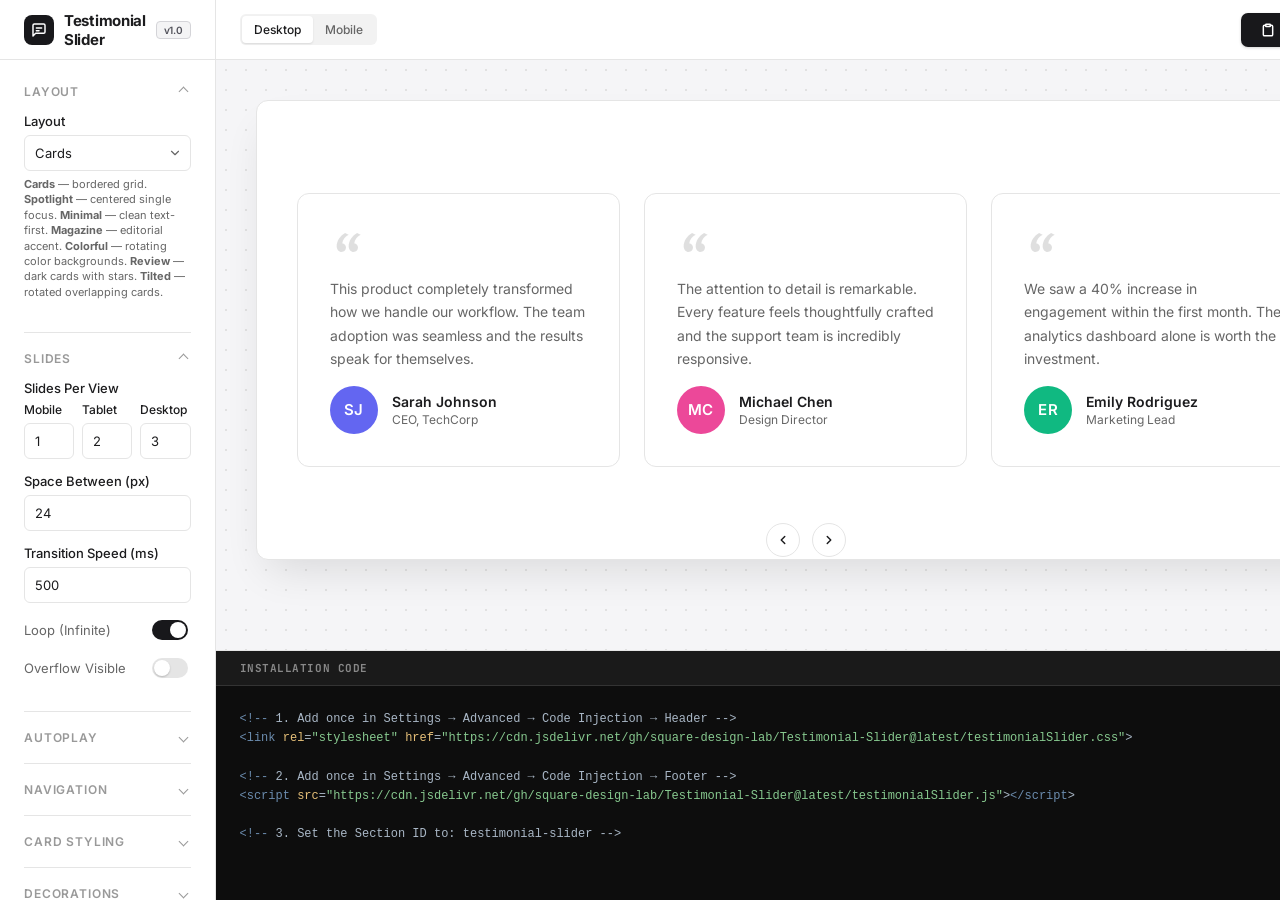
<file: config-generator.html>
<!DOCTYPE html>
<html lang="en">
<head>
    <meta charset="UTF-8" />
    <meta name="viewport" content="width=device-width, initial-scale=1.0" />
    <title>Testimonial Slider — Config Generator v1.0</title>

    <link rel="preconnect" href="https://fonts.googleapis.com">
    <link rel="preconnect" href="https://fonts.gstatic.com" crossorigin>
    <link href="https://fonts.googleapis.com/css2?family=Inter:wght@400;500;600;700&family=JetBrains+Mono:wght@400;500&display=swap" rel="stylesheet">

    <!-- Real plugin stylesheet so the live preview matches production exactly -->
    <link rel="stylesheet" href="testimonialSlider.css">

    <style>
        :root {
            --bg-body: #F5F5F7;
            --bg-sidebar: #FFFFFF;
            --text-main: #1C1C1E;
            --text-secondary: #666666;
            --text-tertiary: #999999;
            --border-light: #E5E5E5;
            --border-hover: #D4D4D4;
            --border-active: #18181B;
            --accent: #18181B;
            --accent-hover: #09090B;
            --accent-contrast: #FFFFFF;
            --shadow-sm: 0 1px 2px rgba(0,0,0,0.04);
            --shadow-md: 0 4px 6px -1px rgba(0,0,0,0.05), 0 2px 4px -1px rgba(0,0,0,0.03);
            --shadow-lg: 0 20px 40px -12px rgba(0,0,0,0.12);
            --radius-sm: 6px;
            --radius-md: 8px;
            --radius-lg: 12px;
            --sidebar-width: 380px;
            --header-height: 60px;
        }

        * { box-sizing: border-box; outline: none; }

        body {
            font-family: 'Inter', sans-serif;
            background: var(--bg-body);
            color: var(--text-main);
            margin: 0; padding: 0;
            height: 100vh;
            display: flex;
            overflow: hidden;
            font-size: 13px;
            -webkit-font-smoothing: antialiased;
        }

        /* --- SIDEBAR --- */
        .sidebar {
            width: var(--sidebar-width);
            background: var(--bg-sidebar);
            border-right: 1px solid var(--border-light);
            display: flex;
            flex-direction: column;
            z-index: 20;
        }
        .sidebar-header {
            height: var(--header-height);
            padding: 0 24px;
            border-bottom: 1px solid var(--border-light);
            display: flex; align-items: center; justify-content: space-between;
            background: rgba(255,255,255,0.8);
            backdrop-filter: blur(10px);
        }
        .sidebar-header h2 {
            font-size: 15px; font-weight: 700; margin: 0;
            display: flex; align-items: center; gap: 10px;
            letter-spacing: -0.02em;
        }
        .brand-icon {
            width: 30px; height: 30px;
            background: var(--accent); color: #fff;
            border-radius: 8px;
            display: inline-flex; align-items: center; justify-content: center;
            flex-shrink: 0;
        }
        .sidebar-header .badge {
            font-size: 10px; background: #F4F4F5;
            padding: 2px 7px; border-radius: 4px;
            color: #52525B; font-weight: 600;
            border: 1px solid #D4D4D8;
        }
        .sidebar-content { flex: 1; overflow-y: auto; padding: 24px; }
        .sidebar-content::-webkit-scrollbar { width: 6px; }
        .sidebar-content::-webkit-scrollbar-thumb { background: #E5E5E5; border-radius: 3px; }
        .sidebar-content::-webkit-scrollbar-thumb:hover { background: #D4D4D4; }

        .group { margin-bottom: 18px; border-bottom: 1px solid var(--border-light); padding-bottom: 18px; }
        .group:last-child { border-bottom: none; }
        .group-header {
            font-size: 12px; font-weight: 600;
            text-transform: uppercase; letter-spacing: 0.07em;
            color: var(--text-tertiary);
            cursor: pointer;
            display: flex; align-items: center; justify-content: space-between;
            transition: color 0.2s;
        }
        .group-header:hover { color: var(--text-main); }
        .group-header::after {
            content: ''; width: 6px; height: 6px;
            border-right: 1.5px solid currentColor;
            border-bottom: 1.5px solid currentColor;
            transform: rotate(45deg);
            transition: transform 0.2s; margin-right: 4px;
        }
        .group.open .group-header::after { transform: rotate(-135deg); }
        .group-body { display: none; padding-top: 14px; }
        .group.open .group-body { display: block; animation: slideIn 0.2s ease-out; }
        @keyframes slideIn { from { opacity: 0; transform: translateY(-5px); } to { opacity: 1; transform: translateY(0); } }

        .control-row { margin-bottom: 14px; }
        label {
            display: block; font-size: 13px; font-weight: 500;
            margin-bottom: 6px; color: var(--text-main);
        }
        .helper-text { font-size: 11px; color: var(--text-secondary); margin-top: 6px; line-height: 1.4; }

        input[type="text"], input[type="number"], select {
            width: 100%; height: 36px; padding: 0 10px;
            font-family: inherit; font-size: 13px;
            border: 1px solid var(--border-light);
            border-radius: var(--radius-sm);
            background: #fff; color: var(--text-main);
            transition: all 0.15s; appearance: none;
        }
        input:hover, select:hover { border-color: var(--border-hover); }
        input:focus, select:focus { border-color: var(--border-active); box-shadow: 0 0 0 3px rgba(0,0,0,0.08); }
        select {
            background-image: url("data:image/svg+xml;charset=UTF-8,%3csvg xmlns='http://www.w3.org/2000/svg' viewBox='0 0 24 24' fill='none' stroke='%23666' stroke-width='2' stroke-linecap='round' stroke-linejoin='round'%3e%3cpolyline points='6 9 12 15 18 9'%3e%3c/polyline%3e%3c/svg%3e");
            background-repeat: no-repeat; background-position: right 8px center;
            background-size: 14px; padding-right: 30px;
        }
        select option:disabled { color: #ccc; }
        .grid2 { display: grid; grid-template-columns: 1fr 1fr; gap: 10px; }
        .grid3 { display: grid; grid-template-columns: 1fr 1fr 1fr; gap: 8px; }
        .grid2 label, .grid3 label { font-size: 12px; }

        .toggle-row {
            display: flex; align-items: center; justify-content: space-between;
            margin-bottom: 12px; min-height: 24px;
        }
        .toggle-row label { margin: 0; font-weight: 400; color: var(--text-secondary); }

        input[type="checkbox"] {
            appearance: none; width: 36px; height: 20px;
            background: #E5E5E5; border-radius: 20px;
            position: relative; cursor: pointer; transition: 0.2s; border: none; flex-shrink: 0;
        }
        input[type="checkbox"]::after {
            content: ''; position: absolute; top: 2px; left: 2px;
            width: 16px; height: 16px; background: #fff; border-radius: 50%;
            box-shadow: 0 1px 2px rgba(0,0,0,0.2);
            transition: 0.2s cubic-bezier(0.4, 0.0, 0.2, 1);
        }
        input[type="checkbox"]:checked { background: var(--accent); }
        input[type="checkbox"]:checked::after { transform: translateX(16px); }

        .color-row {
            display: flex; flex-direction: column; gap: 10px;
            background: #FAFAFA; padding: 12px;
            border-radius: var(--radius-md); border: 1px solid var(--border-light);
        }
        .color-chip { display: flex; align-items: center; justify-content: space-between; }
        .color-chip .color-label { font-size: 12px; font-weight: 500; }
        input[type="color"] {
            width: 28px; height: 28px; padding: 0;
            border: 1.5px solid #B8B8B8; border-radius: 50%;
            overflow: hidden; cursor: pointer; background: none;
        }
        input[type="color"]::-webkit-color-swatch-wrapper { padding: 0; }
        input[type="color"]::-webkit-color-swatch { border: none; border-radius: 50%; }

        /* --- MAIN CONTENT --- */
        .main-content { flex: 1; display: flex; flex-direction: column; background: var(--bg-body); position: relative; }
        .topbar {
            height: var(--header-height); padding: 0 24px;
            border-bottom: 1px solid var(--border-light); background: #fff;
            display: flex; align-items: center; justify-content: space-between;
        }
        .device-toggle { background: #F2F2F2; padding: 2px; border-radius: 6px; display: flex; }
        .device-toggle button {
            border: none; background: transparent; padding: 6px 12px;
            font-size: 12px; font-weight: 500; color: var(--text-secondary);
            cursor: pointer; border-radius: 4px; transition: 0.2s; font-family: inherit;
        }
        .device-toggle button.active { background: #fff; color: var(--text-main); box-shadow: 0 1px 2px rgba(0,0,0,0.1); }

        .copy-btn {
            background: var(--accent); color: var(--accent-contrast);
            border: none; padding: 9px 20px; border-radius: 7px;
            font-weight: 600; font-size: 13px; letter-spacing: -0.01em;
            cursor: pointer; display: flex; align-items: center; gap: 7px;
            transition: transform 0.1s, background 0.2s;
            box-shadow: 0 1px 3px rgba(0,0,0,0.18); font-family: inherit;
        }
        .copy-btn:hover { background: var(--accent-hover); }
        .copy-btn:active { transform: scale(0.97); }
        .copy-btn.copied { background: #0EA5E9; box-shadow: 0 1px 3px rgba(14,165,233,0.3); }

        .preview-container {
            flex: 1; overflow-y: auto; padding: 40px;
            display: flex; justify-content: center; align-items: flex-start;
            background-image: radial-gradient(#E1E1E1 1px, transparent 1px);
            background-size: 20px 20px;
        }
        #previewFrame {
            background: #fff; width: 100%; max-width: 1100px; min-height: 460px;
            box-shadow: var(--shadow-lg); border-radius: var(--radius-lg);
            padding: 40px;
            transition: width 0.3s cubic-bezier(0.25, 0.8, 0.25, 1);
            display: flex; flex-direction: column; justify-content: center;
            border: 1px solid var(--border-light);
        }
        #previewFrame.mobile { width: 390px; padding: 20px; border-radius: 30px; border: 8px solid #333; }

        .code-drawer {
            height: 250px; background: #0D0D0D; color: #E1E1E1;
            display: flex; flex-direction: column;
            border-top: 1px solid var(--border-light);
            font-family: 'JetBrains Mono', monospace;
        }
        .drawer-header {
            padding: 10px 24px; background: #1A1A1A; border-bottom: 1px solid #333;
            display: flex; align-items: center; justify-content: space-between;
        }
        .drawer-header h3 { margin: 0; font-size: 11px; text-transform: uppercase; letter-spacing: 0.05em; color: #888; }
        #codeOutput { flex: 1; padding: 24px; margin: 0; overflow: auto; font-size: 12px; line-height: 1.6; color: #A9B7C6; white-space: pre-wrap; }
        #codeOutput .hl-key  { color: #E5BF78; }
        #codeOutput .hl-str  { color: #87C98F; }
        #codeOutput .hl-bool { color: #79B8FF; }
        #codeOutput .hl-num  { color: #FF9D7C; }
        #codeOutput .hl-tag  { color: #6B8CAE; }
        #codeOutput .hl-attr { color: #E5BF78; }

        .mobile-tabs { display: none; }
        .mobile-copy-btn { display: none; }

        @media (max-width: 1023px) {
            body { flex-direction: column; height: 100vh; overflow: hidden; }
            .main-content { display: none; }
            .sidebar {
                position: fixed; top: 0; left: 0; right: 0;
                bottom: calc(68px + env(safe-area-inset-bottom));
                width: 100%; border-right: none; display: none;
                flex-direction: column; z-index: 50;
            }
            .sidebar-header { flex-shrink: 0; }
            .mobile-tabs {
                display: flex; position: fixed; bottom: 0; left: 0; right: 0;
                background: #fff; border-top: 1px solid #E5E5E5; z-index: 100;
                height: 68px; padding: 8px 12px;
                padding-bottom: calc(8px + env(safe-area-inset-bottom));
                gap: 6px; align-items: stretch;
            }
            .tab-btn {
                flex: 1; border: none; background: transparent; color: var(--text-tertiary);
                font-size: 11px; font-weight: 500; font-family: inherit; cursor: pointer;
                border-radius: 10px; display: flex; flex-direction: column;
                align-items: center; justify-content: center; gap: 4px;
                transition: background 0.18s ease, color 0.18s ease;
                -webkit-tap-highlight-color: transparent;
            }
            .tab-btn svg { opacity: 0.5; transition: opacity 0.18s ease; }
            .tab-btn.active { background: var(--accent); color: #fff; font-weight: 600; }
            .tab-btn.active svg { opacity: 1; }
            .mobile-copy-btn { display: flex; }
            body.tab-edit .sidebar { display: flex; }
            body.tab-preview .sidebar { display: none; }
            body.tab-preview .main-content {
                display: flex; position: fixed; top: 0; left: 0; right: 0;
                bottom: calc(68px + env(safe-area-inset-bottom)); height: auto;
            }
            body.tab-preview .code-drawer { display: none; }
            body.tab-code .sidebar { display: none; }
            body.tab-code .main-content {
                display: flex; position: fixed; top: 0; left: 0; right: 0;
                bottom: calc(68px + env(safe-area-inset-bottom)); height: auto;
            }
            body.tab-code .preview-container { display: none; }
            body.tab-code .code-drawer { flex: 1; height: auto; }
        }

        /* -------------------------------------------------------------
           PREVIEW-ONLY overrides: mock slider with CSS scroll snap
        ------------------------------------------------------------- */
        #previewHost { width: 100%; }
        #previewHost .swiper { overflow: hidden; }
        #previewHost .swiper-wrapper {
            display: flex;
            overflow-x: auto; scroll-snap-type: x mandatory; scroll-behavior: smooth;
            -ms-overflow-style: none; scrollbar-width: none; transition: none;
        }
        #previewHost .swiper-wrapper::-webkit-scrollbar { display: none; }
        #previewHost .swiper-slide { scroll-snap-align: start; flex-shrink: 0; height: auto; }

        /* Preview testimonial card styles */
        .pv-card {
            padding: 32px;
            display: flex; flex-direction: column; gap: 16px;
            height: 100%;
        }
        .pv-card-header { display: flex; align-items: center; gap: 14px; }
        .pv-avatar {
            width: 48px; height: 48px; border-radius: 50%;
            display: flex; align-items: center; justify-content: center;
            font-weight: 600; font-size: 15px; color: #fff; flex-shrink: 0;
            letter-spacing: 0.02em;
        }
        .pv-author-info { display: flex; flex-direction: column; gap: 2px; }
        .pv-name { font-weight: 600; font-size: 14px; color: var(--text-main); }
        .pv-role { font-size: 12px; color: var(--text-secondary); }
        .pv-quote { font-size: 14px; line-height: 1.65; color: var(--text-secondary); flex: 1; }
        .pv-quote-icon { color: var(--text-tertiary); opacity: 0.3; }
        .pv-stars { display: flex; gap: 2px; }
        .pv-star { color: #FBBF24; font-size: 16px; }

        /* Layout: spotlight */
        .layout-spotlight .pv-card { text-align: center; align-items: center; padding: 48px 40px; }
        .layout-spotlight .pv-card-header { flex-direction: column; gap: 10px; }
        .layout-spotlight .pv-author-info { align-items: center; }
        .layout-spotlight .pv-avatar { width: 64px; height: 64px; font-size: 20px; }
        .layout-spotlight .pv-quote { font-size: 18px; max-width: 600px; }

        /* Layout: minimal */
        .layout-minimal .pv-card { padding: 24px 0; border: none !important; background: transparent !important; border-radius: 0 !important; }
        .layout-minimal .pv-card-header { order: 2; }
        .layout-minimal .pv-quote { order: 1; font-size: 16px; font-style: italic; }

        /* Layout: magazine */
        .layout-magazine .pv-card { padding: 40px 32px; }
        .layout-magazine .pv-quote { font-size: 16px; font-weight: 500; color: var(--text-main); line-height: 1.7; border-left: 3px solid var(--text-main); padding-left: 20px; }
        .layout-magazine .pv-card-header { order: 2; }

        /* Layout: colorful */
        .layout-colorful .pv-card { border: none !important; }
        .layout-colorful .pv-quote { font-size: 14px; color: #000; font-weight: 400; }
        .layout-colorful .pv-name { color: #000; font-weight: 700; font-size: 15px; }
        .layout-colorful .pv-role { color: rgba(0,0,0,0.65); }
        .layout-colorful .pv-card-header { order: 2; }
        .layout-colorful .pv-quote-icon { display: none; }

        /* Layout: review */
        .layout-review .pv-card { border: none !important; }
        .layout-review .pv-quote { color: inherit; font-size: 13px; }
        .layout-review .pv-name { color: inherit; opacity: 0.7; text-transform: uppercase; letter-spacing: 0.05em; font-size: 11px; }
        .layout-review .pv-role { color: inherit; opacity: 0.7; font-size: 11px; text-transform: lowercase; }
        .layout-review .pv-card-header { order: 2; flex-direction: column; gap: 0; align-items: flex-start; }
        .layout-review .pv-avatar { display: none; }
        .layout-review .pv-quote-icon { display: none; }
        .layout-review .pv-review-tag { font-size: 11px; opacity: 0.7; text-transform: lowercase; order: -1; }

        /* Layout: tilted */
        .layout-tilted .pv-card { border: none !important; color: #fff; text-align: center; align-items: center; border-radius: 16px !important; padding: 28px 22px; }
        .layout-tilted .pv-quote { color: #fff; font-size: 13px; }
        .layout-tilted .pv-name { color: #fff; }
        .layout-tilted .pv-role { color: rgba(255,255,255,0.7); }
        .layout-tilted .pv-card-header { flex-direction: column; gap: 4px; order: 2; }
        .layout-tilted .pv-avatar { display: none; }
        .layout-tilted .pv-quote-icon svg { fill: #fff !important; opacity: 0.3; }
        .layout-tilted .pv-tilted-divider { width: 40px; height: 2px; background: rgba(255,255,255,0.4); margin: 4px 0; order: 1; }

        .pv-nav-wrapper.pos-center { top: 50%; left: 0; right: 0; transform: translateY(-50%); display: flex; justify-content: space-between; pointer-events: none; width: 100%; }
        .pv-nav-wrapper.pos-center .pv-arrow-btn, .pv-nav-wrapper.pos-center .pv-arrow-text { pointer-events: auto; }

        /* Navigation elements in preview */
        .pv-nav-wrapper {
            display: flex; align-items: center; gap: 12px;
            position: absolute; z-index: 5;
        }
        .pv-nav-wrapper.pos-bottom-center { bottom: -40px; left: 50%; transform: translateX(-50%); }
        .pv-nav-wrapper.pos-bottom-left { bottom: -40px; left: 0; }
        .pv-nav-wrapper.pos-bottom-right { bottom: -40px; right: 0; }
        .pv-nav-wrapper.pos-top-center { top: -40px; left: 50%; transform: translateX(-50%); }
        .pv-nav-wrapper.pos-top-left { top: -40px; left: 0; }
        .pv-nav-wrapper.pos-top-right { top: -40px; right: 0; }

        .pv-arrow-btn {
            width: 34px; height: 34px; border-radius: 50%;
            border: 1px solid var(--border-light); background: #fff;
            cursor: pointer; display: flex; align-items: center; justify-content: center;
            transition: 0.15s; color: var(--text-main);
        }
        .pv-arrow-btn:hover { border-color: var(--border-active); }
        .pv-arrow-text {
            border: 1px solid var(--border-light); background: #fff;
            padding: 6px 14px; border-radius: 6px; cursor: pointer;
            font-size: 12px; font-weight: 500; font-family: inherit;
            transition: 0.15s; color: var(--text-main);
        }
        .pv-arrow-text:hover { border-color: var(--border-active); }

        .pv-dots { display: flex; gap: 6px; align-items: center; }
        .pv-dot {
            width: 8px; height: 8px; border-radius: 50%;
            background: #ccc; border: none; cursor: pointer; padding: 0;
            transition: 0.15s;
        }
        .pv-dot.active { background: var(--text-main); }
        .pv-counter { font-size: 12px; color: var(--text-secondary); font-weight: 500; white-space: nowrap; }

        #previewHost { position: relative; padding-bottom: 50px; padding-top: 50px; }
    </style>
</head>
<body class="tab-edit">

    <div class="mobile-tabs">
        <button class="tab-btn active" onclick="setTab('edit')">
            <svg width="16" height="16" viewBox="0 0 24 24" fill="none" stroke="currentColor" stroke-width="2" stroke-linecap="round" stroke-linejoin="round"><circle cx="12" cy="12" r="3"/><path d="M19.4 15a1.65 1.65 0 0 0 .33 1.82l.06.06a2 2 0 1 1-2.83 2.83l-.06-.06a1.65 1.65 0 0 0-1.82-.33 1.65 1.65 0 0 0-1 1.51V21a2 2 0 1 1-4 0v-.09A1.65 1.65 0 0 0 9 19.4a1.65 1.65 0 0 0-1.82.33l-.06.06a2 2 0 1 1-2.83-2.83l.06-.06A1.65 1.65 0 0 0 4.68 15a1.65 1.65 0 0 0-1.51-1H3a2 2 0 1 1 0-4h.09A1.65 1.65 0 0 0 4.6 9a1.65 1.65 0 0 0-.33-1.82l-.06-.06a2 2 0 1 1 2.83-2.83l.06.06A1.65 1.65 0 0 0 9 4.68a1.65 1.65 0 0 0 1-1.51V3a2 2 0 1 1 4 0v.09a1.65 1.65 0 0 0 1 1.51 1.65 1.65 0 0 0 1.82-.33l.06-.06a2 2 0 1 1 2.83 2.83l-.06.06A1.65 1.65 0 0 0 19.4 9a1.65 1.65 0 0 0 1.51 1H21a2 2 0 1 1 0 4h-.09a1.65 1.65 0 0 0-1.51 1z"/></svg>
            Settings
        </button>
        <button class="tab-btn" onclick="setTab('preview')">
            <svg width="16" height="16" viewBox="0 0 24 24" fill="none" stroke="currentColor" stroke-width="2" stroke-linecap="round" stroke-linejoin="round"><rect x="2" y="3" width="20" height="14" rx="2"/><line x1="8" y1="21" x2="16" y2="21"/><line x1="12" y1="17" x2="12" y2="21"/></svg>
            Preview
        </button>
        <button class="tab-btn" onclick="setTab('code')">
            <svg width="16" height="16" viewBox="0 0 24 24" fill="none" stroke="currentColor" stroke-width="2" stroke-linecap="round" stroke-linejoin="round"><polyline points="16 18 22 12 16 6"/><polyline points="8 6 2 12 8 18"/></svg>
            Code
        </button>
    </div>

    <div class="sidebar">
        <div class="sidebar-header">
            <h2>
                <span class="brand-icon">
                    <svg width="16" height="16" viewBox="0 0 24 24" fill="none" stroke="currentColor" stroke-width="2.2" stroke-linecap="round" stroke-linejoin="round"><path d="M21 15a2 2 0 0 1-2 2H7l-4 4V5a2 2 0 0 1 2-2h14a2 2 0 0 1 2 2z"/><path d="M8 9h8"/><path d="M8 13h4"/></svg>
                </span>
                Testimonial Slider <span class="badge">v1.0</span>
            </h2>
            <button class="copy-btn mobile-copy-btn" id="mobileCopyBtn" onclick="copyCode()">
                <svg width="14" height="14" viewBox="0 0 24 24" fill="none" stroke="currentColor" stroke-width="2.5" stroke-linecap="round" stroke-linejoin="round"><path d="M16 4h2a2 2 0 0 1 2 2v14a2 2 0 0 1-2 2H6a2 2 0 0 1-2-2V6a2 2 0 0 1 2-2h2"></path><rect x="8" y="2" width="8" height="4" rx="1" ry="1"></rect></svg>
                Copy
            </button>
        </div>
        <div class="sidebar-content">

            <!-- LAYOUT -->
            <div class="group open">
                <div class="group-header" onclick="togGroup(this)">Layout</div>
                <div class="group-body">
                    <div class="control-row">
                        <label>Layout</label>
                        <select id="layout">
                            <option value="cards" selected>Cards</option>
                            <option value="spotlight">Spotlight</option>
                            <option value="minimal">Minimal</option>
                            <option value="magazine">Magazine</option>
                            <option value="colorful">Colorful</option>
                            <option value="review">Review</option>
                            <option value="tilted">Tilted</option>
                        </select>
                        <div class="helper-text"><strong>Cards</strong> — bordered grid. <strong>Spotlight</strong> — centered single focus. <strong>Minimal</strong> — clean text-first. <strong>Magazine</strong> — editorial accent. <strong>Colorful</strong> — rotating color backgrounds. <strong>Review</strong> — dark cards with stars. <strong>Tilted</strong> — rotated overlapping cards.</div>
                    </div>
                </div>
            </div>

            <!-- SLIDES -->
            <div class="group open">
                <div class="group-header" onclick="togGroup(this)">Slides</div>
                <div class="group-body">
                    <label>Slides Per View</label>
                    <div class="control-row grid3">
                        <div><label>Mobile</label><input type="number" id="spvSm" value="1" min="1"></div>
                        <div><label>Tablet</label><input type="number" id="spvMd" value="2" min="1"></div>
                        <div><label>Desktop</label><input type="number" id="spvLg" value="3" min="1"></div>
                    </div>
                    <div class="control-row">
                        <label>Space Between (px)</label>
                        <input type="number" id="spaceBetween" value="24" min="0">
                    </div>
                    <div class="control-row">
                        <label>Transition Speed (ms)</label>
                        <input type="number" id="speed" value="500" min="0">
                    </div>
                    <div class="toggle-row"><label>Loop (Infinite)</label><input type="checkbox" id="loop" checked></div>
                    <div class="toggle-row" id="overflowRow"><label>Overflow Visible</label><input type="checkbox" id="overflowVisible"></div>
                    <div id="overflowPeekGroup" style="display:none;">
                        <label>Peek Amount (px)</label>
                        <div class="control-row grid3">
                            <div><label>Mobile</label><input type="number" id="peekMobile" value="20" min="0" max="200"></div>
                            <div><label>Tablet</label><input type="number" id="peekTablet" value="30" min="0" max="200"></div>
                            <div><label>Desktop</label><input type="number" id="peekDesktop" value="40" min="0" max="200"></div>
                        </div>
                    </div>
                </div>
            </div>

            <!-- AUTOPLAY -->
            <div class="group">
                <div class="group-header" onclick="togGroup(this)">Autoplay</div>
                <div class="group-body">
                    <div class="toggle-row"><label>Autoplay</label><input type="checkbox" id="autoplay"></div>
                    <div class="control-row" id="autoplayModeRow" style="display:none;">
                        <label>Autoplay Mode</label>
                        <select id="autoplayMode">
                            <option value="default" selected>Default (pause between slides)</option>
                            <option value="continuous">Continuous (marquee)</option>
                        </select>
                    </div>
                    <div class="control-row" id="autoplayDelayRow" style="display:none;">
                        <label>Autoplay Delay (ms)</label>
                        <input type="number" id="autoplayDelay" value="5000" min="500">
                    </div>
                    <div class="control-row" id="slidesPerGroupRow" style="display:none;">
                        <label>Slides Per Transition</label>
                        <input type="number" id="slidesPerGroup" value="1" min="1" max="5">
                        <div class="helper-text">Number of slides to advance per autoplay step.</div>
                    </div>
                    <div class="control-row" id="continuousSpeedRow" style="display:none;">
                        <label>Scroll Speed (px/s)</label>
                        <input type="number" id="continuousSpeed" value="50" min="10" max="300" step="10">
                        <div class="helper-text">Pixels per second. Lower = slower, higher = faster.</div>
                    </div>
                    <div class="toggle-row" id="pauseOnHoverRow" style="display:none;"><label>Pause on Hover</label><input type="checkbox" id="pauseOnHover" checked></div>
                </div>
            </div>

            <!-- NAVIGATION -->
            <div class="group">
                <div class="group-header" onclick="togGroup(this)">Navigation</div>
                <div class="group-body">
                    <div class="toggle-row"><label>Show Arrows</label><input type="checkbox" id="arrows" checked></div>
                    <div class="control-row" id="arrowStyleRow">
                        <label>Arrow Style</label>
                        <select id="arrowStyle">
                            <option value="icon" selected>Icon</option>
                            <option value="text">Text</option>
                        </select>
                    </div>
                    <div class="control-row" id="prevTextRow" style="display:none;">
                        <label>Prev Text</label>
                        <input type="text" id="prevText" value="Prev">
                    </div>
                    <div class="control-row" id="nextTextRow" style="display:none;">
                        <label>Next Text</label>
                        <input type="text" id="nextText" value="Next">
                    </div>
                    <div class="control-row" id="arrowsPosRow">
                        <label>Arrows Position</label>
                        <select id="arrowsPosition">
                            <option value="bottom-center" selected>Bottom Center</option>
                            <option value="bottom-left">Bottom Left</option>
                            <option value="bottom-right">Bottom Right</option>
                            <option value="top-center">Top Center</option>
                            <option value="top-left">Top Left</option>
                            <option value="top-right">Top Right</option>
                            <option value="center">Center (Left/Right)</option>
                        </select>
                    </div>
                    <div class="toggle-row"><label>Show Dots</label><input type="checkbox" id="dots"></div>
                    <div class="control-row" id="dotsPosRow" style="display:none;">
                        <label>Dots Position</label>
                        <select id="dotsPosition">
                            <option value="bottom-center" selected>Bottom Center</option>
                            <option value="bottom-left">Bottom Left</option>
                            <option value="bottom-right">Bottom Right</option>
                            <option value="top-center">Top Center</option>
                            <option value="top-left">Top Left</option>
                            <option value="top-right">Top Right</option>
                        </select>
                    </div>
                    <div class="toggle-row"><label>Show Counter</label><input type="checkbox" id="counter"></div>
                    <div class="control-row" id="counterPosRow" style="display:none;">
                        <label>Counter Position</label>
                        <select id="counterPosition">
                            <option value="bottom-center" selected>Bottom Center</option>
                            <option value="bottom-left">Bottom Left</option>
                            <option value="bottom-right">Bottom Right</option>
                            <option value="top-center">Top Center</option>
                            <option value="top-left">Top Left</option>
                            <option value="top-right">Top Right</option>
                        </select>
                    </div>
                    <div class="helper-text" id="posConflictHelper" style="display:none;">Positions already used by another navigation element are disabled.</div>
                </div>
            </div>

            <!-- CARD STYLING -->
            <div class="group">
                <div class="group-header" onclick="togGroup(this)">Card Styling</div>
                <div class="group-body">
                    <div class="toggle-row"><label>Card Border</label><input type="checkbox" id="cardBorder" checked></div>
                    <div id="borderWidthRow" class="control-row">
                        <label>Border Width (px)</label>
                        <input type="number" id="borderWidth" value="1" min="0">
                    </div>
                    <div id="borderColorRow" class="color-row" style="margin-bottom:14px;">
                        <div class="color-chip"><span class="color-label">Border Color</span><input type="color" id="borderColor" value="#e5e5e5"></div>
                    </div>
                    <div class="control-row">
                        <label>Border Radius (px)</label>
                        <input type="number" id="borderRadius" value="12" min="0">
                    </div>
                    <div class="color-row" style="margin-bottom:14px;">
                        <div class="color-chip"><span class="color-label">Card Background</span><input type="color" id="cardBg" value="#ffffff"></div>
                    </div>
                    <div class="toggle-row"><label>Transparent Background</label><input type="checkbox" id="cardBgTransparent"></div>
                    <div class="control-row">
                        <label>Card Padding (px)</label>
                        <input type="number" id="cardPadding" value="32" min="0">
                    </div>
                    <label style="margin-top:12px;">Image Size (px) — 0 = default</label>
                    <div class="control-row grid3" style="grid-template-columns:1fr 1fr;">
                        <div><label>Width</label><input type="number" id="imageWidth" value="0" min="0" max="500"></div>
                        <div><label>Height</label><input type="number" id="imageHeight" value="0" min="0" max="500"></div>
                    </div>
                </div>
            </div>

            <!-- DECORATIONS -->
            <div class="group">
                <div class="group-header" onclick="togGroup(this)">Decorations</div>
                <div class="group-body">
                    <div class="toggle-row"><label>Show Quote Icon</label><input type="checkbox" id="quoteIcon" checked></div>
                    <div class="toggle-row"><label>Show Star Rating</label><input type="checkbox" id="starRating"></div>
                    <div class="control-row" id="starCountRow" style="display:none;">
                        <label>Star Count</label>
                        <input type="number" id="starCount" value="5" min="1" max="5">
                    </div>
                    <div class="helper-text">Quote icon and star rating are mutually exclusive. Enabling one disables the other.</div>
                </div>
            </div>

            <!-- COLORFUL PALETTE -->
            <div class="group" id="colorfulPaletteGroup" style="display:none;">
                <div class="group-header" onclick="togGroup(this)">Color Palette</div>
                <div class="group-body">
                    <div class="control-row">
                        <label>Number of Colors</label>
                        <input type="number" id="colorCount" value="6" min="2" max="12">
                        <div class="helper-text">Colors repeat in pattern across slides (e.g. 3 colors → 1,2,3,1,2,3...).</div>
                    </div>
                    <div id="colorSwatches" style="display:flex; flex-wrap:wrap; gap:8px; margin-top:8px;"></div>
                </div>
            </div>

            <!-- CONTENT MAPPING -->
            <div class="group">
                <div class="group-header" onclick="togGroup(this)">Content Mapping</div>
                <div class="group-body">
                    <div class="control-row">
                        <label>Role Source</label>
                        <select id="roleSource">
                            <option value="categories" selected>Categories</option>
                            <option value="tags">Tags</option>
                        </select>
                        <div class="helper-text">Where to pull the role/company text from in your Summary Block.</div>
                    </div>
                </div>
            </div>

        </div>
    </div>

    <div class="main-content">
        <div class="topbar">
            <div class="device-toggle">
                <button id="desktopToggle" class="active" onclick="setDev('desktop')">Desktop</button>
                <button id="mobileToggle" onclick="setDev('mobile')">Mobile</button>
            </div>
            <button class="copy-btn" id="copyBtn" onclick="copyCode()">
                <svg width="14" height="14" viewBox="0 0 24 24" fill="none" stroke="currentColor" stroke-width="2.5" stroke-linecap="round" stroke-linejoin="round"><path d="M16 4h2a2 2 0 0 1 2 2v14a2 2 0 0 1-2 2H6a2 2 0 0 1-2-2V6a2 2 0 0 1 2-2h2"></path><rect x="8" y="2" width="8" height="4" rx="1" ry="1"></rect></svg>
                Copy Code
            </button>
        </div>

        <div class="preview-container">
            <div id="previewFrame"></div>
        </div>

        <div class="code-drawer">
            <div class="drawer-header"><h3>Installation Code</h3></div>
            <pre id="codeOutput"></pre>
        </div>
    </div>

    <script>
      try {
        /* ----------------------------- defaults ----------------------------- */
        const DEFAULTS = {
          layout: 'cards',
          spvSm: 1, spvMd: 2, spvLg: 3,
          spaceBetween: 24, speed: 500,
          loop: true, overflowVisible: false, peekDesktop: 40, peekTablet: 30, peekMobile: 20,
          imageWidth: 0, imageHeight: 0,
          autoplay: false, autoplayDelay: 5000, autoplayMode: 'default', continuousSpeed: 50, slidesPerGroup: 1, pauseOnHover: true,
          arrows: true, arrowStyle: 'icon', prevText: 'Prev', nextText: 'Next',
          arrowsPosition: 'bottom-center',
          dots: false, dotsPosition: 'bottom-center',
          counter: false, counterPosition: 'bottom-center',
          cardBorder: true, borderWidth: 1, borderColor: '#e5e5e5',
          borderRadius: 12, cardBg: '#ffffff', cardBgTransparent: false, cardPadding: 32,
          quoteIcon: true, starRating: false, starCount: 5,
          roleSource: 'categories'
        };

        const COLORFUL_PALETTE = ['#FFF3B0', '#FFB3D9', '#B3FFB3', '#B3D9FF', '#FFD9B3', '#D9B3FF'];
        const TILT_PALETTE = ['#2d4a9e', '#e85d3a', '#1a7a5a', '#e85d3a', '#2d4a9e', '#1a7a5a'];

        const val = id => document.getElementById(id).value;
        const num = id => parseFloat(document.getElementById(id).value) || 0;
        const chk = id => document.getElementById(id).checked;

        /* ----------------------------- mock data ---------------------------- */
        const SAMPLE_TESTIMONIALS = [
          { name: 'Sarah Johnson', role: 'CEO, TechCorp', quote: 'This product completely transformed how we handle our workflow. The team adoption was seamless and the results speak for themselves.', image: '' },
          { name: 'Michael Chen', role: 'Design Director', quote: 'The attention to detail is remarkable. Every feature feels thoughtfully crafted and the support team is incredibly responsive.', image: '' },
          { name: 'Emily Rodriguez', role: 'Marketing Lead', quote: 'We saw a 40% increase in engagement within the first month. The analytics dashboard alone is worth the investment.', image: '' },
          { name: 'David Kim', role: 'CTO, StartupXYZ', quote: 'Finally, a solution that scales with our needs. The API integration was straightforward and documentation is excellent.', image: '' },
          { name: 'Lisa Park', role: 'Product Manager', quote: 'The best tool we have added to our stack this year. Clean interface, powerful features, and excellent value.', image: '' },
          { name: 'James Wilson', role: 'Founder, Creative Co', quote: 'Outstanding quality and reliability. Our clients love the results and we love how easy it is to deliver them.', image: '' },
        ];

        const AVATAR_COLORS = ['#6366F1','#EC4899','#10B981','#F59E0B','#3B82F6','#EF4444'];

        function getInitials(name) {
          return name.split(' ').map(w => w[0]).join('').toUpperCase();
        }

        /* ----------------------------- read config -------------------------- */
        function readConfig() {
          return {
            layout: val('layout'),
            spvSm: num('spvSm'), spvMd: num('spvMd'), spvLg: num('spvLg'),
            spaceBetween: num('spaceBetween'), speed: num('speed'),
            loop: chk('loop'), overflowVisible: chk('overflowVisible'),
            peekDesktop: num('peekDesktop'), peekTablet: num('peekTablet'), peekMobile: num('peekMobile'),
            imageWidth: num('imageWidth'), imageHeight: num('imageHeight'),
            autoplay: chk('autoplay'), autoplayDelay: num('autoplayDelay'), autoplayMode: val('autoplayMode'), continuousSpeed: num('continuousSpeed'), slidesPerGroup: num('slidesPerGroup'), pauseOnHover: chk('pauseOnHover'),
            arrows: chk('arrows'), arrowStyle: val('arrowStyle'),
            prevText: val('prevText'), nextText: val('nextText'),
            arrowsPosition: val('arrowsPosition'),
            dots: chk('dots'), dotsPosition: val('dotsPosition'),
            counter: chk('counter'), counterPosition: val('counterPosition'),
            cardBorder: chk('cardBorder'), borderWidth: num('borderWidth'),
            borderColor: val('borderColor'),
            borderRadius: num('borderRadius'),
            cardBg: val('cardBg'), cardBgTransparent: chk('cardBgTransparent'),
            cardPadding: num('cardPadding'),
            quoteIcon: chk('quoteIcon'), starRating: chk('starRating'),
            starCount: num('starCount'),
            roleSource: val('roleSource')
          };
        }

        /* --------------------------- preview render ------------------------- */
        const host = document.getElementById('previewFrame');

        function render() {
          const cfg = readConfig();
          const isMobile = host.classList.contains('mobile');
          const layout = cfg.layout;
          let spv = Math.max(1, isMobile ? cfg.spvSm : cfg.spvLg);
          if (layout === 'spotlight' || layout === 'magazine') spv = 1;
          let gap = cfg.spaceBetween;
          if (layout === 'tilted') { spv = isMobile ? 2 : 4; gap = -15; }

          const cardStyle = buildCardStyle(cfg);

          const slidesHTML = SAMPLE_TESTIMONIALS.map((t, i) => {
            const initials = getInitials(t.name);
            const color = AVATAR_COLORS[i % AVATAR_COLORS.length];
            const avatar = `<div class="pv-avatar" style="background:${color}">${initials}</div>`;
            const authorInfo = `<div class="pv-author-info"><div class="pv-name">${t.name}</div><div class="pv-role">${t.role}</div></div>`;
            const header = `<div class="pv-card-header">${avatar}${authorInfo}</div>`;

            let decoration = '';
            if (layout === 'review') {
              const stars = Array.from({ length: cfg.starCount || 5 }, () => '<span class="pv-star">&#9733;</span>').join('');
              decoration = `<div class="pv-stars">${stars}</div>`;
            } else if (cfg.quoteIcon) {
              decoration = `<div class="pv-quote-icon"><svg width="32" height="32" viewBox="0 0 24 24" fill="currentColor"><path d="M11.3 5.2C7.4 7.5 5 11.1 5 15.2c0 2.6 1.7 4.3 3.7 4.3 1.9 0 3.3-1.4 3.3-3.3 0-1.8-1.2-3.1-2.8-3.3.3-2.5 2.3-5 4.8-6.3L11.3 5.2zm9 0C16.4 7.5 14 11.1 14 15.2c0 2.6 1.7 4.3 3.7 4.3 1.9 0 3.3-1.4 3.3-3.3 0-1.8-1.2-3.1-2.8-3.3.3-2.5 2.3-5 4.8-6.3L20.3 5.2z"/></svg></div>`;
            } else if (cfg.starRating) {
              const stars = Array.from({ length: cfg.starCount }, () => '<span class="pv-star">&#9733;</span>').join('');
              decoration = `<div class="pv-stars">${stars}</div>`;
            }

            const quote = `<div class="pv-quote">${layout === 'colorful' ? '&ldquo;' + t.quote + '&rdquo;' : t.quote}</div>`;

            let extraStyle = cardStyle;
            let extraContent = '';
            if (layout === 'colorful') {
              const palette = getColorPalette();
              const bgc = palette[i % palette.length];
              extraStyle += `; background: ${bgc} !important; border: none !important`;
            } else if (layout === 'review') {
              extraStyle += `; background: #1a3a2a !important; color: #f5f0e8 !important; border: none !important`;
            } else if (layout === 'tilted') {
              const tBg = TILT_PALETTE[i % TILT_PALETTE.length];
              const angle = (i % 2 === 0 ? -3 : 3);
              extraStyle += `; background: ${tBg} !important; transform: rotate(${angle}deg); border: none !important`;
              extraContent = `<div class="pv-tilted-divider"></div>`;
            }

            const slideW = layout === 'tilted'
              ? `width:calc((100% - ${Math.max(0,(spv-1)*Math.abs(gap))}px) / ${spv})`
              : `width:calc((100% - ${(spv-1)*Math.max(0,gap)}px) / ${spv})`;

            return `<div class="swiper-slide" style="${slideW}">
              <div class="pv-card" style="${extraStyle}">${decoration}${quote}${extraContent}${header}</div>
            </div>`;
          }).join('');

          // Build navigation elements grouped by position
          const navElements = buildNavElements(cfg);

          host.innerHTML = `<div id="previewHost" class="layout-${layout}">
            <div class="swiper"><div class="swiper-wrapper" style="gap:${Math.max(0,gap)}px">${slidesHTML}</div></div>
            ${navElements}
          </div>`;

          wirePreviewControls();
        }

        function buildCardStyle(cfg) {
          const parts = [];
          if (cfg.cardBorder) {
            parts.push(`border: ${cfg.borderWidth}px solid ${cfg.borderColor}`);
          } else {
            parts.push('border: none');
          }
          parts.push(`border-radius: ${cfg.borderRadius}px`);
          if (cfg.cardBgTransparent) {
            parts.push('background: transparent');
          } else {
            parts.push(`background: ${cfg.cardBg}`);
          }
          parts.push(`padding: ${cfg.cardPadding}px`);
          return parts.join('; ');
        }

        function buildNavElements(cfg) {
          // Group elements by position
          const positions = {};
          const addToPos = (pos, html) => {
            if (!positions[pos]) positions[pos] = [];
            positions[pos].push(html);
          };

          if (cfg.arrows) {
            let arrowHTML;
            if (cfg.arrowStyle === 'text') {
              arrowHTML = `<button class="pv-arrow-text pv-prev">${cfg.prevText}</button><button class="pv-arrow-text pv-next">${cfg.nextText}</button>`;
            } else {
              arrowHTML = `<button class="pv-arrow-btn pv-prev"><svg width="14" height="14" viewBox="0 0 24 24" fill="none" stroke="currentColor" stroke-width="2.5" stroke-linecap="round" stroke-linejoin="round"><polyline points="15 18 9 12 15 6"/></svg></button>
              <button class="pv-arrow-btn pv-next"><svg width="14" height="14" viewBox="0 0 24 24" fill="none" stroke="currentColor" stroke-width="2.5" stroke-linecap="round" stroke-linejoin="round"><polyline points="9 6 15 12 9 18"/></svg></button>`;
            }
            addToPos(cfg.arrowsPosition, arrowHTML);
          }

          if (cfg.dots) {
            const dotsHTML = `<div class="pv-dots">${SAMPLE_TESTIMONIALS.map((_, i) => `<button class="pv-dot${i === 0 ? ' active' : ''}" data-i="${i}"></button>`).join('')}</div>`;
            addToPos(cfg.dotsPosition, dotsHTML);
          }

          if (cfg.counter) {
            addToPos(cfg.counterPosition, `<div class="pv-counter">1 / ${SAMPLE_TESTIMONIALS.length}</div>`);
          }

          return Object.entries(positions).map(([pos, items]) =>
            `<div class="pv-nav-wrapper pos-${pos}">${items.join('')}</div>`
          ).join('');
        }

        function wirePreviewControls() {
          const root = document.getElementById('previewHost');
          if (!root) return;
          const wrapper = root.querySelector('.swiper-wrapper');
          if (!wrapper) return;
          const slides = [...root.querySelectorAll('.swiper-slide')];
          const gap = num('spaceBetween');
          const step = () => (slides[0] ? slides[0].getBoundingClientRect().width + gap : 300);

          root.querySelectorAll('.pv-prev').forEach(btn => {
            btn.onclick = () => wrapper.scrollBy({ left: -step() });
          });
          root.querySelectorAll('.pv-next').forEach(btn => {
            btn.onclick = () => {
              if (wrapper.scrollLeft + wrapper.clientWidth >= wrapper.scrollWidth - 4) wrapper.scrollTo({ left: 0 });
              else wrapper.scrollBy({ left: step() });
            };
          });

          // Dots click
          root.querySelectorAll('.pv-dot').forEach(dot => {
            dot.onclick = () => wrapper.scrollTo({ left: step() * parseInt(dot.dataset.i) });
          });

          // Update dots & counter on scroll
          wrapper.onscroll = () => {
            const idx = Math.round(wrapper.scrollLeft / step());
            root.querySelectorAll('.pv-dot').forEach((d, i) => d.classList.toggle('active', i === idx));
            root.querySelectorAll('.pv-counter').forEach(c => { c.textContent = `${idx + 1} / ${SAMPLE_TESTIMONIALS.length}`; });
          };
        }

        /* ----------------------------- conditional rows & conflicts ---------- */
        function syncRows() {
          const arrowsOn = chk('arrows');
          const dotsOn = chk('dots');
          const counterOn = chk('counter');
          const arrowStyleText = val('arrowStyle') === 'text';
          const borderOn = chk('cardBorder');

          // Arrow sub-options
          document.getElementById('arrowStyleRow').style.display = arrowsOn ? 'block' : 'none';
          document.getElementById('prevTextRow').style.display = (arrowsOn && arrowStyleText) ? 'block' : 'none';
          document.getElementById('nextTextRow').style.display = (arrowsOn && arrowStyleText) ? 'block' : 'none';
          document.getElementById('arrowsPosRow').style.display = arrowsOn ? 'block' : 'none';

          // Dots position
          document.getElementById('dotsPosRow').style.display = dotsOn ? 'block' : 'none';

          // Counter position
          document.getElementById('counterPosRow').style.display = counterOn ? 'block' : 'none';

          // Autoplay sub-options
          const autoplayOn = chk('autoplay');
          const isContinuous = val('autoplayMode') === 'continuous';
          document.getElementById('autoplayModeRow').style.display = autoplayOn ? 'block' : 'none';
          document.getElementById('autoplayDelayRow').style.display = (autoplayOn && !isContinuous) ? 'block' : 'none';
          document.getElementById('slidesPerGroupRow').style.display = (autoplayOn && !isContinuous) ? 'block' : 'none';
          document.getElementById('continuousSpeedRow').style.display = (autoplayOn && isContinuous) ? 'block' : 'none';
          document.getElementById('pauseOnHoverRow').style.display = autoplayOn ? 'flex' : 'none';

          // Card border sub-options
          document.getElementById('borderWidthRow').style.display = borderOn ? 'block' : 'none';
          document.getElementById('borderColorRow').style.display = borderOn ? 'flex' : 'none';

          // Star count
          document.getElementById('starCountRow').style.display = chk('starRating') ? 'block' : 'none';

          // Mutual exclusion: quoteIcon vs starRating
          // Handled in event listeners below

          // Overflow peek sub-options
          document.getElementById('overflowPeekGroup').style.display = chk('overflowVisible') ? 'block' : 'none';

          // Colorful palette group
          const isColorful = val('layout') === 'colorful';
          document.getElementById('colorfulPaletteGroup').style.display = isColorful ? 'block' : 'none';
          if (isColorful) buildColorSwatches();

          // Position conflict logic
          updatePositionDropdowns();

          // Show conflict helper if dots or counter are visible
          document.getElementById('posConflictHelper').style.display = (dotsOn || counterOn) ? 'block' : 'none';
        }

        function updatePositionDropdowns() {
          const arrowPos = val('arrowsPosition');
          const dotsPos = val('dotsPosition');
          const arrowsOn = chk('arrows');
          const dotsOn = chk('dots');

          // Disable arrow position in dots dropdown
          const dotsSelect = document.getElementById('dotsPosition');
          Array.from(dotsSelect.options).forEach(opt => {
            opt.disabled = arrowsOn && opt.value === arrowPos;
          });

          // Disable arrow+dots positions in counter dropdown
          const counterSelect = document.getElementById('counterPosition');
          Array.from(counterSelect.options).forEach(opt => {
            opt.disabled = (arrowsOn && opt.value === arrowPos) || (dotsOn && opt.value === dotsPos);
          });

          // If current selection is disabled, move to first available
          if (dotsSelect.selectedOptions[0] && dotsSelect.selectedOptions[0].disabled) {
            const first = Array.from(dotsSelect.options).find(o => !o.disabled);
            if (first) dotsSelect.value = first.value;
          }
          if (counterSelect.selectedOptions[0] && counterSelect.selectedOptions[0].disabled) {
            const first = Array.from(counterSelect.options).find(o => !o.disabled);
            if (first) counterSelect.value = first.value;
          }
        }

        function buildColorSwatches() {
          const container = document.getElementById('colorSwatches');
          const count = Math.max(2, Math.min(12, num('colorCount')));
          const existing = container.querySelectorAll('input[type="color"]');
          const currentColors = Array.from(existing).map(el => el.value);
          container.innerHTML = '';
          for (let i = 0; i < count; i++) {
            const color = currentColors[i] || COLORFUL_PALETTE[i % COLORFUL_PALETTE.length] || '#cccccc';
            const swatch = document.createElement('div');
            swatch.style.cssText = 'display:flex; flex-direction:column; align-items:center; gap:4px;';
            swatch.innerHTML = `<input type="color" id="paletteColor${i}" value="${color}" oninput="updateAll()" style="width:36px;height:36px;border:none;padding:0;cursor:pointer;border-radius:6px;"><span style="font-size:11px;opacity:0.6;">${i + 1}</span>`;
            container.appendChild(swatch);
          }
        }

        function getColorPalette() {
          const count = Math.max(2, Math.min(12, num('colorCount')));
          const colors = [];
          for (let i = 0; i < count; i++) {
            const el = document.getElementById('paletteColor' + i);
            colors.push(el ? el.value : COLORFUL_PALETTE[i % COLORFUL_PALETTE.length]);
          }
          return colors;
        }

        /* ----------------------------- mutual exclusion -------------------- */
        document.getElementById('quoteIcon').addEventListener('change', function() {
          if (this.checked) document.getElementById('starRating').checked = false;
          updateAll();
        });
        document.getElementById('starRating').addEventListener('change', function() {
          if (this.checked) document.getElementById('quoteIcon').checked = false;
          updateAll();
        });

        /* ---------------------------- code generation ----------------------- */
        let rawCode = '';

        function generateCode() {
          const c = readConfig();
          const props = [];

          const addProp = (cond, key, value) => { if (cond) props.push({ key, value }); };

          addProp(c.layout !== DEFAULTS.layout, 'layout', `'${c.layout}'`);
          addProp(c.spvSm !== DEFAULTS.spvSm, 'mobileSlides', c.spvSm);
          addProp(c.spvMd !== DEFAULTS.spvMd, 'tabletSlides', c.spvMd);
          addProp(c.spvLg !== DEFAULTS.spvLg, 'slidesPerView', c.spvLg);
          addProp(c.spaceBetween !== DEFAULTS.spaceBetween, 'spaceBetween', c.spaceBetween);
          addProp(c.speed !== DEFAULTS.speed, 'speed', c.speed);
          addProp(c.loop !== DEFAULTS.loop, 'loop', c.loop);
          addProp(c.overflowVisible !== DEFAULTS.overflowVisible, 'overflow', c.overflowVisible);
          addProp(c.overflowVisible && c.peekDesktop !== DEFAULTS.peekDesktop, 'overflowPeek', c.peekDesktop);
          addProp(c.overflowVisible && c.peekTablet !== DEFAULTS.peekTablet, 'overflowPeekTablet', c.peekTablet);
          addProp(c.overflowVisible && c.peekMobile !== DEFAULTS.peekMobile, 'overflowPeekMobile', c.peekMobile);
          addProp(c.imageWidth !== DEFAULTS.imageWidth, 'imageWidth', c.imageWidth);
          addProp(c.imageHeight !== DEFAULTS.imageHeight, 'imageHeight', c.imageHeight);
          addProp(c.autoplay !== DEFAULTS.autoplay, 'autoplay', c.autoplay);
          addProp(c.autoplay && c.autoplayMode !== DEFAULTS.autoplayMode, 'autoplayMode', `'${c.autoplayMode}'`);
          addProp(c.autoplay && c.autoplayMode === 'continuous' && c.continuousSpeed !== DEFAULTS.continuousSpeed, 'continuousSpeed', c.continuousSpeed);
          addProp(c.autoplay && c.autoplayMode !== 'continuous' && c.autoplayDelay !== DEFAULTS.autoplayDelay, 'autoplayDelay', c.autoplayDelay);
          addProp(c.autoplay && c.autoplayMode !== 'continuous' && c.slidesPerGroup !== DEFAULTS.slidesPerGroup, 'slidesPerGroup', c.slidesPerGroup);
          addProp(c.autoplay && c.pauseOnHover !== DEFAULTS.pauseOnHover, 'pauseOnHover', c.pauseOnHover);
          addProp(c.arrows !== DEFAULTS.arrows, 'arrows', c.arrows);
          addProp(c.arrows && c.arrowStyle !== DEFAULTS.arrowStyle, 'arrowStyle', `'${c.arrowStyle}'`);
          addProp(c.arrows && c.arrowStyle === 'text' && c.prevText !== DEFAULTS.prevText, 'arrowPrevText', `'${c.prevText}'`);
          addProp(c.arrows && c.arrowStyle === 'text' && c.nextText !== DEFAULTS.nextText, 'arrowNextText', `'${c.nextText}'`);
          addProp(c.arrows && c.arrowsPosition !== DEFAULTS.arrowsPosition, 'arrowsPosition', `'${c.arrowsPosition}'`);
          addProp(c.dots !== DEFAULTS.dots, 'dots', c.dots);
          addProp(c.dots && c.dotsPosition !== DEFAULTS.dotsPosition, 'dotsPosition', `'${c.dotsPosition}'`);
          addProp(c.counter !== DEFAULTS.counter, 'counter', c.counter);
          addProp(c.counter && c.counterPosition !== DEFAULTS.counterPosition, 'counterPosition', `'${c.counterPosition}'`);
          addProp(c.cardBorder !== DEFAULTS.cardBorder, 'cardBorder', c.cardBorder);
          addProp(c.cardBorder && c.borderWidth !== DEFAULTS.borderWidth, 'cardBorderWidth', c.borderWidth);
          addProp(c.cardBorder && c.borderColor !== DEFAULTS.borderColor, 'cardBorderColor', `'${c.borderColor}'`);
          addProp(c.borderRadius !== DEFAULTS.borderRadius, 'cardBorderRadius', c.borderRadius);
          addProp(c.cardBgTransparent, 'cardBackground', `'transparent'`);
          addProp(!c.cardBgTransparent && c.cardBg !== DEFAULTS.cardBg, 'cardBackground', `'${c.cardBg}'`);
          addProp(c.cardPadding !== DEFAULTS.cardPadding, 'cardPadding', c.cardPadding);
          addProp(c.quoteIcon !== DEFAULTS.quoteIcon, 'showQuoteIcon', c.quoteIcon);
          addProp(c.starRating !== DEFAULTS.starRating, 'showStarRating', c.starRating);
          addProp(c.starRating && c.starCount !== DEFAULTS.starCount, 'starCount', c.starCount);
          addProp(c.roleSource !== DEFAULTS.roleSource, 'roleField', `'${c.roleSource}'`);

          // Colorful palette
          if (c.layout === 'colorful') {
            const palette = getColorPalette();
            const defaultPalette = COLORFUL_PALETTE.slice(0, palette.length);
            const changed = palette.length !== COLORFUL_PALETTE.length || palette.some((c, i) => c !== defaultPalette[i]);
            if (changed) {
              addProp(true, 'colorPalette', '[' + palette.map(c => `'${c}'`).join(', ') + ']');
            }
          }

          let configBlock = '';
          if (props.length > 0) {
            const propsStr = props.map(p => `    ${p.key}: ${p.value},`).join('\n');
            configBlock = `\n<script>\nwindow.SDLTestimonialSliderConfig = {\n  defaults: {\n${propsStr}\n  }\n};\n<\/script>`;
          }

          const code =
`<!-- 1. Add once in Settings → Advanced → Code Injection → Header -->
<link rel="stylesheet" href="https://cdn.jsdelivr.net/gh/square-design-lab/Testimonial-Slider@latest/testimonialSlider.css">

<!-- 2. Add once in Settings → Advanced → Code Injection → Footer -->${configBlock}
<script src="https://cdn.jsdelivr.net/gh/square-design-lab/Testimonial-Slider@latest/testimonialSlider.js"><\/script>

<!-- 3. Set the Section ID to: testimonial-slider -->`;

          rawCode = code;
          document.getElementById('codeOutput').innerHTML = highlight(code);
        }

        function highlight(text) {
          const esc = s => s.replace(/&/g,'&amp;').replace(/</g,'&lt;').replace(/>/g,'&gt;');
          return esc(text).split('\n').map(line => {
            let h = line;
            const isHTML = h.indexOf('&lt;') !== -1;
            if (isHTML) {
              // HTML attributes + string values (one pass, before tag coloring)
              h = h.replace(/ ([\w-]+)="([^"]*)"/g, ' <span class="hl-attr">$1</span>=<span class="hl-str">"$2"</span>');
              // HTML tags
              h = h.replace(/(&lt;\/?[\w!-]+)/g, '<span class="hl-tag">$1</span>');
            } else {
              // JS property keys
              h = h.replace(/^(\s+)([\w]+)(:)/g, '$1<span class="hl-key">$2</span>$3');
              // Single-quoted string values
              h = h.replace(/'([^']*)'/g, '<span class="hl-str">\'$1\'</span>');
              // Boolean values
              h = h.replace(/\b(true|false)\b/g, '<span class="hl-bool">$1</span>');
              // Number values after colon
              h = h.replace(/(:\s*)(\d+)(,?\s*$)/g, (m, pre, n, post) => pre + '<span class="hl-num">' + n + '</span>' + post);
            }
            return h;
          }).join('\n');
        }

        /* ------------------------------- update ----------------------------- */
        function updateAll() {
          syncRows();
          render();
          generateCode();
        }

        document.querySelectorAll('input, select').forEach(el => {
          el.addEventListener('input', updateAll);
          el.addEventListener('change', updateAll);
        });

        window.setTab = function(t) {
          document.body.className = 'tab-' + t;
          document.querySelectorAll('.tab-btn').forEach(btn => {
            btn.classList.toggle('active', btn.getAttribute('onclick') === "setTab('" + t + "')");
          });
          if (t === 'preview') render();
        };
        window.setDev = function(d) {
          document.getElementById('previewFrame').className = d === 'mobile' ? 'mobile' : '';
          document.querySelectorAll('.device-toggle button').forEach(b => b.classList.remove('active'));
          document.getElementById(d + 'Toggle').classList.add('active');
          render();
        };
        window.togGroup = function(h) { h.parentNode.classList.toggle('open'); };
        window.copyCode = function() {
          navigator.clipboard.writeText(rawCode);
          const copied = '<svg width="14" height="14" viewBox="0 0 24 24" fill="none" stroke="currentColor" stroke-width="2.5" stroke-linecap="round" stroke-linejoin="round"><polyline points="20 6 9 17 4 12"></polyline></svg> Copied!';
          ['copyBtn','mobileCopyBtn'].forEach(id => {
            const btn = document.getElementById(id); if (!btn) return;
            const orig = btn.innerHTML; btn.innerHTML = copied; btn.classList.add('copied');
            setTimeout(() => { btn.innerHTML = orig; btn.classList.remove('copied'); }, 2000);
          });
        };

        updateAll();
      } catch (err) {
        document.body.innerHTML = '<div style="padding:40px;font-family:monospace"><h1>Config error</h1><pre>' + err.message + '\n' + err.stack + '</pre></div>';
      }
    </script>
</body>
</html>
</file>
<file: testimonialSlider.css>
/* ================================================================
 *  SDL Testimonial Slider v1.0 — Production Stylesheet
 *  (c) Square Design Lab
 *
 *  External CSS for the Testimonial Slider plugin.
 *  Covers all layouts (cards, spotlight, minimal, magazine),
 *  navigation (arrows, dots, counter), responsive rules,
 *  and Squarespace overrides with !important where needed.
 *
 *  Class prefix: sdl-ts-
 * ================================================================ */


/* ──────────────────────────────────────────────────────────────────
 *  1. FOUC PREVENTION
 * ────────────────────────────────────────────────────────────── */

section[id^="testimonial-slider"] .summary-block-wrapper {
  opacity: 0;
  transition: opacity 0.3s;
}
section[id^="testimonial-slider"][data-sdl-ts-state="ready"] .summary-block-wrapper {
  opacity: 1;
}
body.sqs-edit-mode section[id^="testimonial-slider"] .summary-block-wrapper,
body.sqs-edit-mode-active section[id^="testimonial-slider"] .summary-block-wrapper {
  opacity: 1 !important;
}


/* ──────────────────────────────────────────────────────────────────
 *  2. CORE SWIPER LAYOUT (critical for Swiper to function)
 * ────────────────────────────────────────────────────────────── */

.sdl-ts-wrapper .swiper-wrapper {
  display: flex;
}

.sdl-ts-wrapper .swiper-slide {
  flex-shrink: 0;
  box-sizing: border-box;
  height: auto !important;
}


/* ──────────────────────────────────────────────────────────────────
 *  3. WRAPPER
 * ────────────────────────────────────────────────────────────── */

.sdl-ts-wrapper {
  position: relative;
  width: 100% !important;
  box-sizing: border-box;
}

.sdl-ts-wrapper .swiper {
  overflow: hidden;
  width: 100%;
  padding: 2px;
  margin: -2px;
}

.sdl-ts-wrapper.sdl-ts-overflow .swiper {
  overflow: visible;
}

.sdl-ts-overflow-peek {
  position: absolute;
  top: 0;
  right: 0;
  height: 100%;
  pointer-events: none;
  z-index: 0;
  overflow: hidden;
  width: var(--sdl-ts-peek, 40px);
  transform: translateX(calc(100% + var(--sdl-ts-gap, 24px)));
}

.sdl-ts-overflow-peek .swiper-slide {
  width: var(--sdl-ts-slide-width, 100%) !important;
  height: 100%;
}

@media (max-width: 1023px) {
  .sdl-ts-overflow-peek {
    width: var(--sdl-ts-peek-tablet, 30px);
  }
}

@media (max-width: 767px) {
  .sdl-ts-overflow-peek {
    width: var(--sdl-ts-peek-mobile, 20px);
  }
}

.sdl-ts-wrapper.sdl-ts-continuous .swiper {
  overflow: hidden;
}

.sdl-ts-wrapper.sdl-ts-continuous .swiper-wrapper {
  display: flex !important;
  width: max-content !important;
}

.sdl-ts-wrapper .swiper:focus {
  outline: 2px solid currentColor;
  outline-offset: 4px;
}

.sdl-ts-wrapper .swiper:focus:not(:focus-visible) {
  outline: none;
}

.sdl-ts-wrapper.sdl-ts-has-bottom-nav {
  padding-bottom: 60px;
}

.sdl-ts-wrapper.sdl-ts-has-top-nav {
  padding-top: 60px;
}


/* ──────────────────────────────────────────────────────────────────
 *  4. CARDS LAYOUT
 * ────────────────────────────────────────────────────────────── */

.sdl-ts-card {
  display: flex;
  flex-direction: column;
  height: 100%;
  padding: var(--sdl-ts-card-padding, 32px);
  box-sizing: border-box;
  border: var(--sdl-ts-card-border, 1px solid #e5e5e5);
  border-radius: var(--sdl-ts-card-radius, 12px);
  background: var(--sdl-ts-card-bg, transparent);
}

.sdl-ts-quote-icon {
  flex-shrink: 0;
  margin-bottom: 16px;
  opacity: 0.15;
}

.sdl-ts-stars {
  margin-bottom: 16px;
  color: #f5a623;
}

.sdl-ts-star {
  margin-right: 2px;
}

.sdl-ts-quote {
  flex: 1;
  line-height: 1.6;
  margin: 0 0 24px 0 !important;
}

.sdl-ts-author {
  display: flex;
  align-items: center;
  gap: 12px;
  margin-top: auto;
}

.sdl-ts-avatar {
  width: var(--sdl-ts-img-w, 48px) !important;
  height: var(--sdl-ts-img-h, 48px) !important;
  border-radius: 50% !important;
  object-fit: cover !important;
  flex-shrink: 0;
}

.sdl-ts-author-info {
  display: flex;
  flex-direction: column;
}

.sdl-ts-name {
  font-weight: 600;
  line-height: 1.3;
}

.sdl-ts-role {
  opacity: 0.6;
  line-height: 1.3;
  margin-top: 2px;
}


/* ──────────────────────────────────────────────────────────────────
 *  5. SPOTLIGHT LAYOUT
 * ────────────────────────────────────────────────────────────── */

.sdl-ts-spotlight {
  display: flex;
  flex-direction: column;
  align-items: center;
  text-align: center;
  padding: 48px 32px;
  max-width: 800px;
  margin: 0 auto;
}

.sdl-ts-spotlight .sdl-ts-quote-icon {
  margin-bottom: 24px;
}

.sdl-ts-spotlight .sdl-ts-quote {
  line-height: 1.7;
  margin: 0 0 32px 0 !important;
  font-style: italic;
}

.sdl-ts-spotlight .sdl-ts-author {
  display: flex;
  align-items: center;
  gap: 14px;
}

.sdl-ts-spotlight .sdl-ts-avatar {
  width: var(--sdl-ts-img-w, 56px) !important;
  height: var(--sdl-ts-img-h, 56px) !important;
}


/* ──────────────────────────────────────────────────────────────────
 *  6. MINIMAL LAYOUT
 * ────────────────────────────────────────────────────────────── */

.sdl-ts-minimal-card {
  display: flex;
  flex-direction: column;
  height: 100%;
  padding: var(--sdl-ts-card-padding, 32px);
  box-sizing: border-box;
  border: 1px solid rgba(0, 0, 0, 0.08);
  border-radius: var(--sdl-ts-card-radius, 8px);
}

.sdl-ts-minimal-card .sdl-ts-number {
  font-weight: 700;
  opacity: 0.1;
  line-height: 1;
  margin-bottom: 20px;
}

.sdl-ts-minimal-card .sdl-ts-quote {
  flex: 1;
  line-height: 1.6;
  margin: 0 0 24px 0 !important;
}

.sdl-ts-minimal-card .sdl-ts-name {
  margin-top: auto;
}


/* ──────────────────────────────────────────────────────────────────
 *  7. MAGAZINE LAYOUT
 * ────────────────────────────────────────────────────────────── */

.sdl-ts-magazine {
  display: flex;
  height: 100%;
  min-height: 400px;
  border-radius: var(--sdl-ts-card-radius, 12px);
  overflow: hidden;
  background: var(--sdl-ts-card-bg, transparent);
  border: var(--sdl-ts-card-border, 1px solid #e5e5e5);
}

.sdl-ts-magazine-image {
  flex: 0 0 50%;
  position: relative;
  overflow: hidden;
}

.sdl-ts-magazine-image img {
  width: 100% !important;
  height: 100% !important;
  object-fit: cover !important;
  position: absolute;
  top: 0;
  left: 0;
}

.sdl-ts-magazine-content {
  flex: 1;
  display: flex;
  flex-direction: column;
  justify-content: center;
  padding: 48px 40px;
}

.sdl-ts-magazine-content .sdl-ts-quote {
  line-height: 1.7;
  margin: 16px 0 24px 0 !important;
}


/* ──────────────────────────────────────────────────────────────────
 *  5b. COLORFUL LAYOUT
 * ────────────────────────────────────────────────────────────── */

.sdl-ts-colorful-card {
  display: flex;
  flex-direction: column;
  height: 100%;
  padding: var(--sdl-ts-card-padding, 32px);
  box-sizing: border-box;
  border-radius: var(--sdl-ts-card-radius, 12px);
}

.sdl-ts-colorful-card .sdl-ts-quote {
  flex: 1;
  line-height: 1.6;
  margin: 0 0 24px 0 !important;
  color: #000;
  font-weight: 400;
}

.sdl-ts-colorful-card .sdl-ts-author-info {
  margin-top: auto;
}

.sdl-ts-colorful-card .sdl-ts-name {
  font-weight: 700;
  color: #000;
}

.sdl-ts-colorful-card .sdl-ts-role {
  color: #000;
  opacity: 0.7;
}


/* ──────────────────────────────────────────────────────────────────
 *  5c. REVIEW LAYOUT
 * ────────────────────────────────────────────────────────────── */

.sdl-ts-review-card {
  display: flex;
  flex-direction: column;
  height: 100%;
  padding: var(--sdl-ts-card-padding, 32px);
  box-sizing: border-box;
  border-radius: var(--sdl-ts-card-radius, 12px);
}

.sdl-ts-review-card .sdl-ts-stars {
  margin-bottom: 16px;
}

.sdl-ts-review-tag {
  display: inline-block;
  text-transform: lowercase;
  letter-spacing: 0.03em;
  opacity: 0.7;
  margin-bottom: 12px;
}

.sdl-ts-review-card .sdl-ts-quote {
  flex: 1;
  line-height: 1.6;
  margin: 0 0 24px 0 !important;
}

.sdl-ts-review-card .sdl-ts-name {
  margin-top: auto;
  text-transform: uppercase;
  letter-spacing: 0.05em;
  opacity: 0.7;
}


/* ──────────────────────────────────────────────────────────────────
 *  5d. TILTED LAYOUT
 * ────────────────────────────────────────────────────────────── */

.sdl-ts-tilted-card {
  display: flex;
  flex-direction: column;
  align-items: center;
  text-align: center;
  height: 100%;
  padding: 36px 28px;
  box-sizing: border-box;
  border-radius: 16px;
  color: #fff;
  transition: transform 0.3s ease;
}

.sdl-ts-tilted-card .sdl-ts-quote-icon {
  margin-bottom: 16px;
}

.sdl-ts-tilted-card .sdl-ts-quote {
  flex: 1;
  line-height: 1.6;
  margin: 0 0 20px 0 !important;
  color: #fff;
}

.sdl-ts-tilted-divider {
  width: 40px;
  height: 2px;
  background: rgba(255, 255, 255, 0.4);
  margin-bottom: 16px;
}

.sdl-ts-tilted-card .sdl-ts-name {
  font-weight: 600;
  color: #fff;
}

.sdl-ts-tilted-card .sdl-ts-role {
  color: rgba(255, 255, 255, 0.7);
  margin-top: 4px;
}


/* ──────────────────────────────────────────────────────────────────
 *  8. NAVIGATION — ARROWS
 * ────────────────────────────────────────────────────────────── */

.sdl-ts-arrows {
  display: flex;
  gap: 8px;
  position: absolute;
  z-index: 10;
}

.sdl-ts-arrow-prev,
.sdl-ts-arrow-next {
  display: flex;
  align-items: center;
  justify-content: center;
  width: 44px;
  height: 44px;
  border: 1px solid rgba(0, 0, 0, 0.15);
  border-radius: 50%;
  background: transparent;
  cursor: pointer;
  transition: all 0.2s ease;
  padding: 0;
  color: inherit;
  font-size: 14px;
  line-height: 1;
}

.sdl-ts-arrow-prev:hover,
.sdl-ts-arrow-next:hover {
  background: rgba(0, 0, 0, 0.05);
}

/* Text-style arrows */
.sdl-ts-arrows.sdl-ts-arrow-text .sdl-ts-arrow-prev,
.sdl-ts-arrows.sdl-ts-arrow-text .sdl-ts-arrow-next {
  width: auto;
  border-radius: 22px;
  padding: 0 20px;
  font-weight: 500;
}


/* ──────────────────────────────────────────────────────────────────
 *  9. NAVIGATION — DOTS
 * ────────────────────────────────────────────────────────────── */

.sdl-ts-dots {
  position: absolute;
  z-index: 10;
  display: flex;
  gap: 6px;
}

.sdl-ts-dots .swiper-pagination-bullet {
  width: 8px;
  height: 8px;
  border-radius: 50%;
  background: currentColor;
  opacity: 0.25;
  cursor: pointer;
  transition: opacity 0.2s;
  border: none;
  padding: 0;
}

.sdl-ts-dots .swiper-pagination-bullet-active {
  opacity: 1;
}


/* ──────────────────────────────────────────────────────────────────
 *  10. NAVIGATION — COUNTER
 * ────────────────────────────────────────────────────────────── */

.sdl-ts-counter {
  position: absolute;
  z-index: 10;
  font-size: 14px;
  font-weight: 500;
  opacity: 0.6;
  letter-spacing: 0.05em;
}


/* ──────────────────────────────────────────────────────────────────
 *  11. NAV POSITIONS
 * ────────────────────────────────────────────────────────────── */

.sdl-ts-nav-bottom-center {
  bottom: 0;
  left: 50%;
  transform: translateX(-50%);
}

.sdl-ts-nav-bottom-left {
  bottom: 0;
  left: 0;
}

.sdl-ts-nav-bottom-right {
  bottom: 0;
  right: 0;
}

.sdl-ts-nav-top-center {
  top: 0;
  left: 50%;
  transform: translateX(-50%);
}

.sdl-ts-nav-top-left {
  top: 0;
  left: 0;
}

.sdl-ts-nav-top-right {
  top: 0;
  right: 0;
}

.sdl-ts-nav-center {
  top: 50%;
  left: 0;
  right: 0;
  transform: translateY(-50%);
  display: flex;
  justify-content: space-between;
  pointer-events: none;
  width: 100%;
}

.sdl-ts-nav-center .sdl-ts-arrow-prev,
.sdl-ts-nav-center .sdl-ts-arrow-next,
.sdl-ts-nav-center .sdl-ts-arrow-text-btn {
  pointer-events: auto;
}


/* ──────────────────────────────────────────────────────────────────
 *  12. RESPONSIVE (mobile <= 767px)
 * ────────────────────────────────────────────────────────────── */

@media (max-width: 767px) {

  /* Magazine stacks vertically */
  .sdl-ts-magazine {
    flex-direction: column;
    min-height: auto;
  }

  .sdl-ts-magazine-image {
    flex: 0 0 250px;
  }

  .sdl-ts-magazine-content {
    padding: 24px;
  }

  /* Smaller arrows on mobile */
  .sdl-ts-arrow-prev,
  .sdl-ts-arrow-next {
    width: 38px;
    height: 38px;
    font-size: 12px;
  }

  /* Reduced card padding */
  .sdl-ts-card,
  .sdl-ts-minimal-card,
  .sdl-ts-colorful-card,
  .sdl-ts-review-card {
    padding: var(--sdl-ts-card-padding, 20px);
  }

  .sdl-ts-tilted-card {
    padding: 24px 20px;
  }
}


/* ──────────────────────────────────────────────────────────────────
 *  13. SOURCE HIDDEN
 * ────────────────────────────────────────────────────────────── */

.sdl-ts-source-hidden {
  display: none !important;
}


/* ──────────────────────────────────────────────────────────────────
 *  14. SQUARESPACE OVERRIDES
 * ────────────────────────────────────────────────────────────── */

/* Reset summary block defaults inside testimonial slider sections */
section[id^="testimonial-slider"] .sqs-block-summary-v2 {
  margin: 0 !important;
  padding: 0 !important;
}

section[id^="testimonial-slider"] .sqs-block-summary-v2 .summary-item {
  display: none !important;
}

/* Prevent Squarespace from overriding flex layout on swiper elements */
.sdl-ts-wrapper .swiper-wrapper {
  margin: 0 !important;
  padding: 0 !important;
}

/* Override Squarespace image defaults inside the slider */
.sdl-ts-wrapper img {
  max-width: none !important;
}

/* Override Squarespace paragraph margins inside quotes */
.sdl-ts-quote p {
  margin: 0 !important;
}

/* Override Squarespace button/link resets on nav elements */
.sdl-ts-arrow-prev,
.sdl-ts-arrow-next,
.sdl-ts-dots .swiper-pagination-bullet {
  -webkit-appearance: none !important;
  appearance: none !important;
  outline: none !important;
}
</file>
